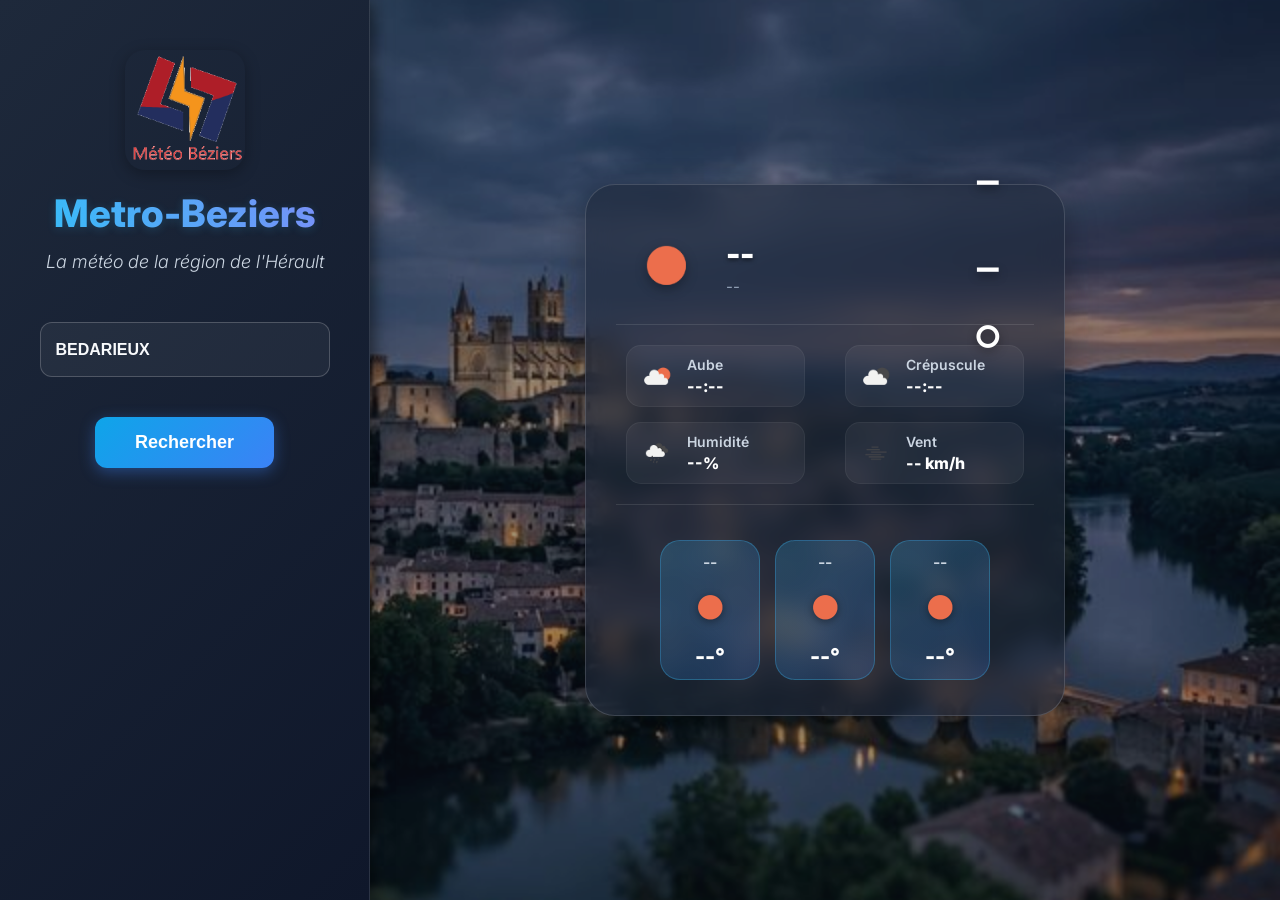
<file: index.html>
<!DOCTYPE html>
<html lang="fr">
<head>
    <meta charset="UTF-8">
    <link rel="stylesheet" href="style.css">
    <link rel="shortcut icon" href="images/icon.png" type="image/x-icon">
    <meta name="viewport" content="width=device-width, initial-scale=1.0">
    <title>Metro-Beziers</title>
</head>
<body>
    <div class="container">
        <div class="first-container">
            <img src="images/logo.png" alt="Metro-Beziers Logo" class="brand-logo">
            <h1 class="title">Metro-Beziers</h1>
            <p class="subtitle">La météo de la région de l'Hérault</p>
            <div class="search-container">
                <select id="select-city">
                    <!-- Options populated via JS -->
                </select>
            </div>
            <button onclick="showWeather()">Rechercher</button>
        </div>
        <div class="second-container">
            <div class="weather-container">
                <section class="first-section">
                    <img id="img-city" src="images/sol.png" alt="Condition">
                    <div class="container-name-date">
                        <span id="name-city">--</span>
                        <span id="date-city">--</span>
                    </div>
                    <span id="temp-city">--°</span>
                </section>
                <section class="second-section">
                    <div class="flex-container">
                        <div class="container-info">
                            <img src="images/amanecer.png" alt="Aube">
                            <div class="container-stats">
                                <span class="name-data">Aube</span>
                                <span class="data" id="sunrise">--:--</span>
                            </div>
                        </div>
                        <div class="container-info">
                            <img src="images/atardecer.png" alt="Crépuscule">
                            <div class="container-stats">
                                <span class="name-data">Crépuscule</span>
                                <span class="data" id="sunset">--:--</span>
                            </div>
                        </div>
                    </div>
                    <div class="flex-container">
                        <div class="container-info">
                            <img src="images/humedad.png" alt="Humidité">
                            <div class="container-stats">
                                <span class="name-data">Humidité</span>
                                <span class="data" id="humidity">--%</span>
                            </div>
                        </div>
                        <div class="container-info">
                            <img src="images/wind.png" alt="Vent">
                            <div class="container-stats">
                                <span class="name-data">Vent</span>
                                <span class="data" id="wind">-- km/h</span>
                            </div>
                        </div>
                    </div>
                </section>
                <section class="third-section">
                    <div class="container-days">
                        <span class="day">--</span>
                        <img class="icon-day" src="images/sol.png" alt="Jour">
                        <span class="max-temp">--°</span>
                    </div>
                    <div class="container-days">
                        <span class="day">--</span>
                        <img class="icon-day" src="images/sol.png" alt="Jour">
                        <span class="max-temp">--°</span>
                    </div>
                    <div class="container-days">
                        <span class="day">--</span>
                        <img class="icon-day" src="images/sol.png" alt="Jour">
                        <span class="max-temp">--°</span>
                    </div>
                </section>
            </div>
        </div>
    </div>
    <script src="script.js"></script>
</body>
</html>
</file>
<file: style.css>
@import url('https://fonts.googleapis.com/css2?family=Inter:wght@300;400;600;800&display=swap');

* {
    margin: 0;
    padding: 0;
    box-sizing: border-box;
    outline: none;
}

body {
    font-family: "Inter", sans-serif;
    background-color: #0f172a; /* Fallback */
    color: #f8fafc;
}

img {
    width: 60px;
}

.container {
    width: 100%;
    height: 100vh;
    display: flex;
}

/* Primer contenedor - Sidebar */

.first-container {
    background: linear-gradient(135deg, #1e293b, #0f172a);
    width: 370px;
    height: 100%;
    text-align: center;
    border-right: 1px solid rgba(255, 255, 255, 0.1);
    box-shadow: 4px 0 15px rgba(0,0,0,0.5);
    z-index: 10;
    display: flex;
    flex-direction: column;
    align-items: center;
}

.brand-logo {
    width: 120px;
    height: 120px;
    margin-top: 50px;
    border-radius: 20px;
    box-shadow: 0 4px 15px rgba(0,0,0,0.3);
    object-fit: cover;
}

.title {
    padding: 20px 20px 5px 20px;
    font-size: 38px;
    font-weight: 800;
    background: linear-gradient(to right, #38bdf8, #818cf8);
    -webkit-background-clip: text;
    -webkit-text-fill-color: transparent;
    text-shadow: 0 2px 10px rgba(56, 189, 248, 0.2);
}

.subtitle {
    padding: 10px;
    font-size: 18px;
    font-weight: 300;
    color: #cbd5e1;
    font-style: italic;
    margin-bottom: 20px;
}

.search-container {
    margin: 20px auto;
    width: 290px;
    display: flex;
    border-radius: 12px;
    background: rgba(255, 255, 255, 0.05);
    border: 1px solid rgba(255, 255, 255, 0.2);
    height: 55px;
    transition: all 0.3s ease;
}

.search-container:hover {
    border-color: #38bdf8;
    background: rgba(255, 255, 255, 0.1);
}

.search-container select {
    width: 100%;
    border-radius: 12px;
    border: none;
    background-color: transparent;
    color: #f8fafc;
    padding: 5px 15px;
    font-size: 16px;
    font-weight: 600;
    cursor: pointer;
    appearance: none;
}

.search-container select option {
    background-color: #1e293b;
    color: #ffffff;
}

.first-container button {
    margin-top: 20px;
    padding: 15px 40px;
    border-radius: 12px;
    border: none;
    background: linear-gradient(135deg, #0ea5e9, #3b82f6);
    color: #fff;
    font-size: 18px;
    font-weight: 600;
    cursor: pointer;
    box-shadow: 0 4px 15px rgba(59, 130, 246, 0.4);
    transition: transform 0.2s, box-shadow 0.2s;
}

.first-container button:hover {
    transform: translateY(-2px);
    box-shadow: 0 6px 20px rgba(59, 130, 246, 0.6);
}

/* Segundo contenedor - Background & Weather Card */

.second-container {
    background: url('images/bg3.jpg') no-repeat center center fixed;
    background-size: cover;
    height: auto;
    width: auto;
    flex: 2;
    display: flex;
    align-items: center;
    position: relative;
}

.second-container::before {
    content: '';
    position: absolute;
    top: 0; left: 0; right: 0; bottom: 0;
    background: rgba(15, 23, 42, 0.4); /* Dark overlay */
    z-index: 1;
}

.weather-container {
    background: rgba(30, 41, 59, 0.6);
    backdrop-filter: blur(12px);
    -webkit-backdrop-filter: blur(12px);
    width: 480px;
    border-radius: 30px;
    margin: 50px auto;
    padding: 20px;
    border: 1px solid rgba(255, 255, 255, 0.15);
    box-shadow: 0 8px 32px rgba(0, 0, 0, 0.3);
    z-index: 2;
    color: #ffffff;
}

.first-section {
    display: flex;
    align-items: center;
    justify-content: space-around;
    height: 120px;
    margin: 0 10px;
    padding: 10px;
    border-bottom: 1px solid rgba(255, 255, 255, 0.1);
}

.first-section img {
    width: 80px;
    filter: drop-shadow(0 4px 6px rgba(0,0,0,0.3));
}

.container-name-date {
    display: flex;
    flex-direction: column;
    margin: 20px;  
    width: 100%;
}

.container-name-date #name-city {
    font-size: 32px;
    font-weight: 800;
    text-shadow: 0 2px 4px rgba(0,0,0,0.5);
}

.container-name-date #date-city {
    font-size: 15px;
    font-weight: 400;
    color: #94a3b8;
    margin-top: 4px;
}

.first-section #temp-city {
    font-size: 72px;
    font-weight: 300;
    text-shadow: 0 4px 10px rgba(0,0,0,0.4);
}

.second-section {
    margin: 20px 10px;
    display: flex;
    flex-direction: column;
    border-bottom: 1px solid rgba(255, 255, 255, 0.1);
    padding-bottom: 20px;
    gap: 15px;
}

.flex-container {
    display: flex;
    align-items: center;
    justify-content: space-between;
    padding: 0 10px;
}

.container-info {
    display: flex;
    align-items: center;
    width: 45%;
    background: rgba(255, 255, 255, 0.05);
    padding: 10px;
    border-radius: 15px;
    border: 1px solid rgba(255, 255, 255, 0.05);
    transition: background 0.3s;
}
.container-info:hover {
    background: rgba(255, 255, 255, 0.1);
}

.container-info img {
    width: 40px;
    margin-right: 10px;
}

.container-stats {
    display: flex;
    flex-direction: column;
    justify-content: center;
}

.container-stats .name-data {
    font-size: 14px;
    font-weight: 600;
    color: #cbd5e1;
}

.container-stats .data {
    font-size: 16px;
    font-weight: 800;
    color: #ffffff;
    margin-top: 3px;
}

.third-section {
    display: flex;
    justify-content: center;
    align-items: center;
    padding: 15px 10px;
    gap: 15px;
}

.container-days {
    background: linear-gradient(135deg, rgba(56, 189, 248, 0.2), rgba(59, 130, 246, 0.2));
    width: 100px;
    height: 140px;
    border-radius: 20px;
    display: flex;
    flex-direction: column;
    align-items: center;
    justify-content: space-evenly;
    border: 1px solid rgba(56, 189, 248, 0.3);
    transition: transform 0.3s;
}

.container-days:hover {
    transform: translateY(-5px);
    background: linear-gradient(135deg, rgba(56, 189, 248, 0.3), rgba(59, 130, 246, 0.3));
}

.container-days .day {
    color: #cbd5e1;
    font-size: 16px;
    font-weight: 600;
}

.container-days .max-temp {
    color: #fff;
    font-size: 22px;
    font-weight: 800;
}

.icon-day {
    width: 50px;
    filter: drop-shadow(0 2px 4px rgba(0,0,0,0.4));
}

@media (max-width: 900px) {
    .container {
        flex-direction: column;
        height: auto;
    }

    .first-container {
        width: 100%;
        height: auto;
        padding-bottom: 30px;
        border-right: none;
        border-bottom: 1px solid rgba(255, 255, 255, 0.1);
    }

    .first-container button {
        margin-bottom: 10px;
    }

    .second-container {
        width: 100%;
        min-height: 100vh;
        align-items: flex-start;
        padding: 20px;
    }

    .weather-container {
        width: 100%;
        max-width: 500px;
        margin: 20px auto;
    }
}
</file>
